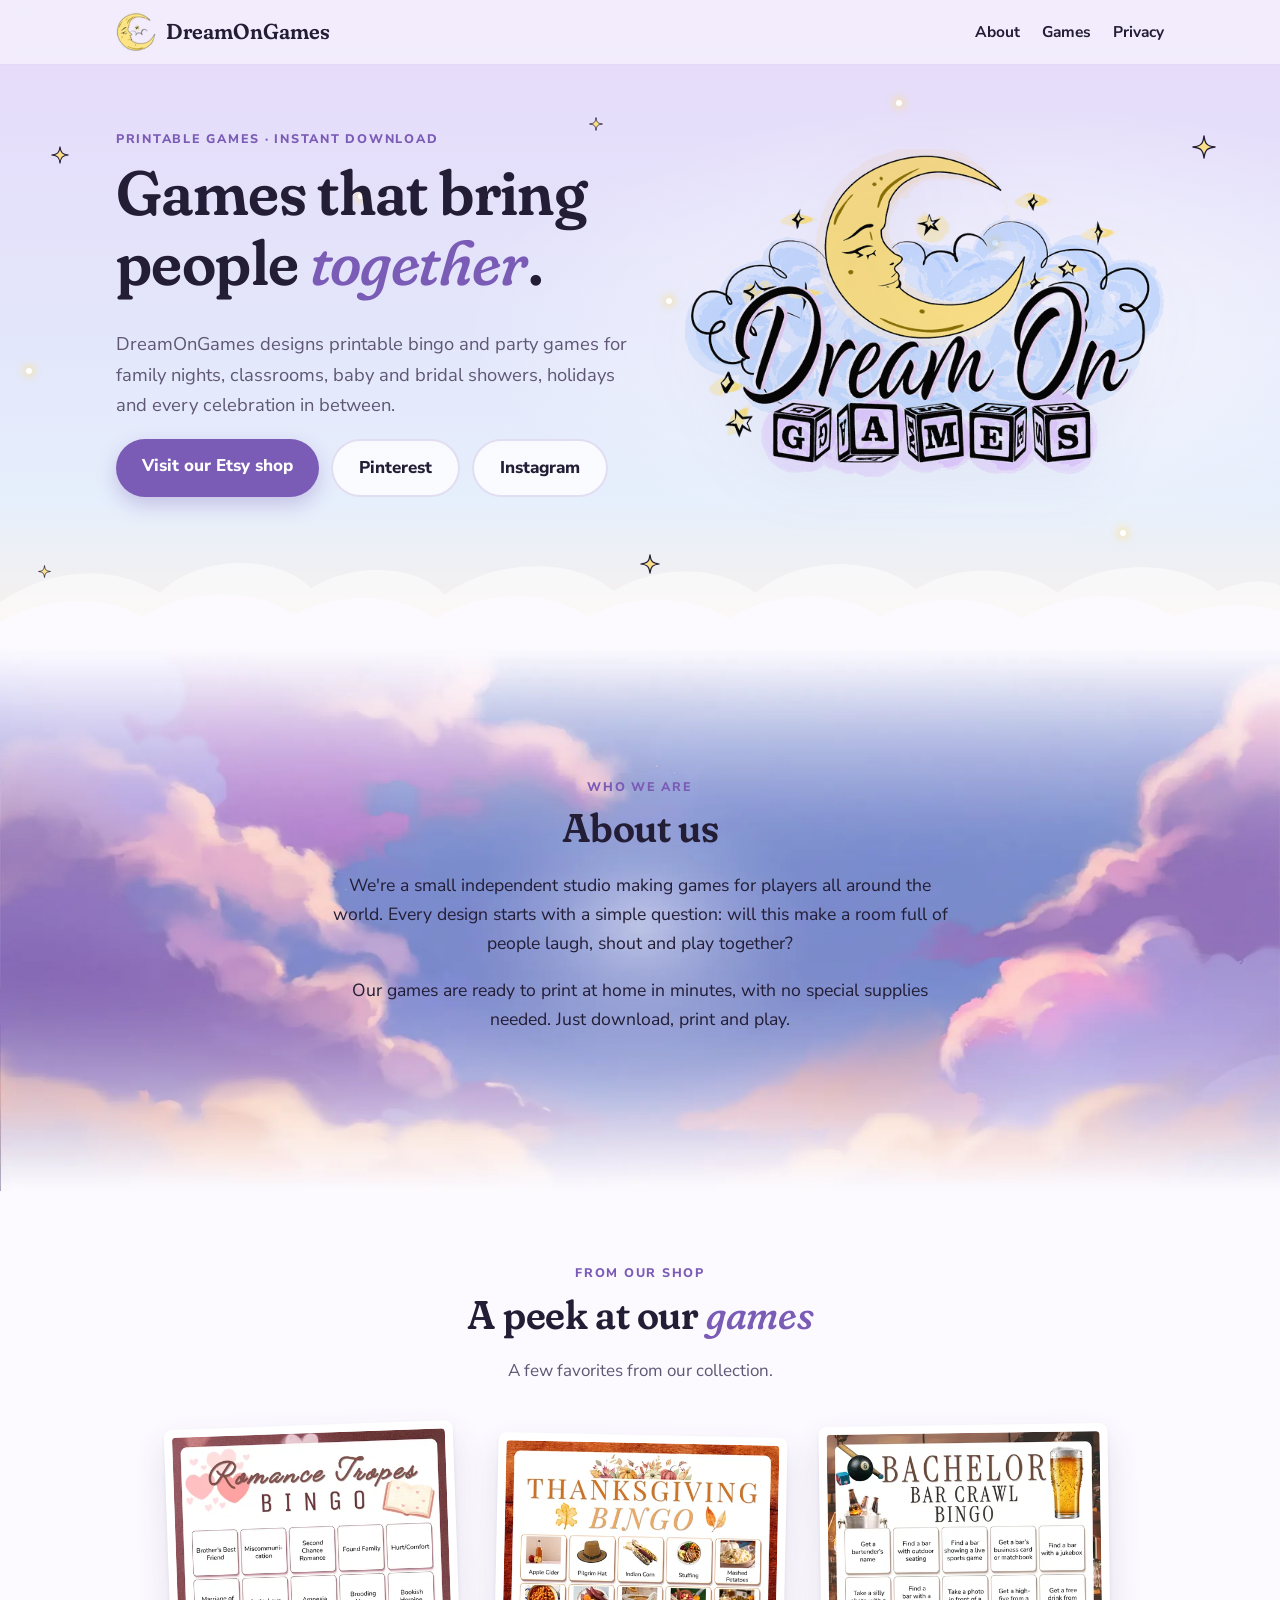
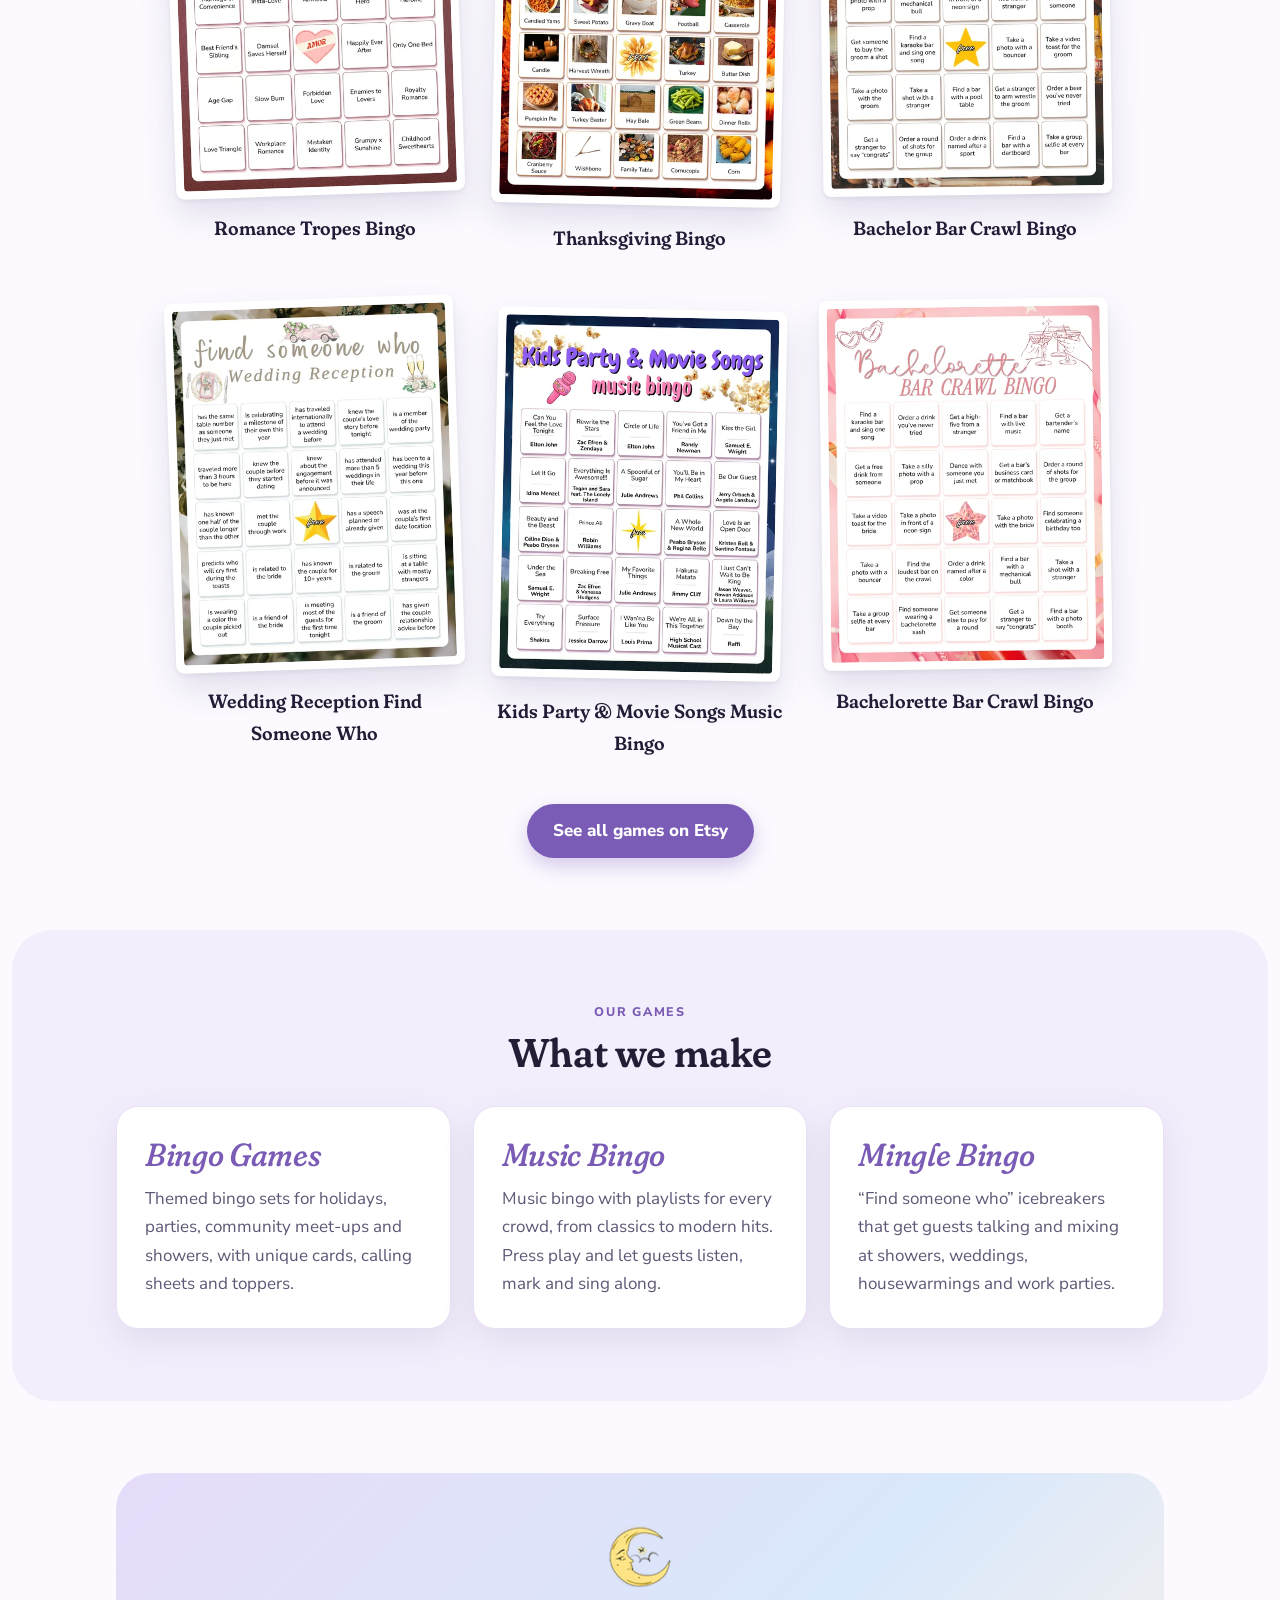
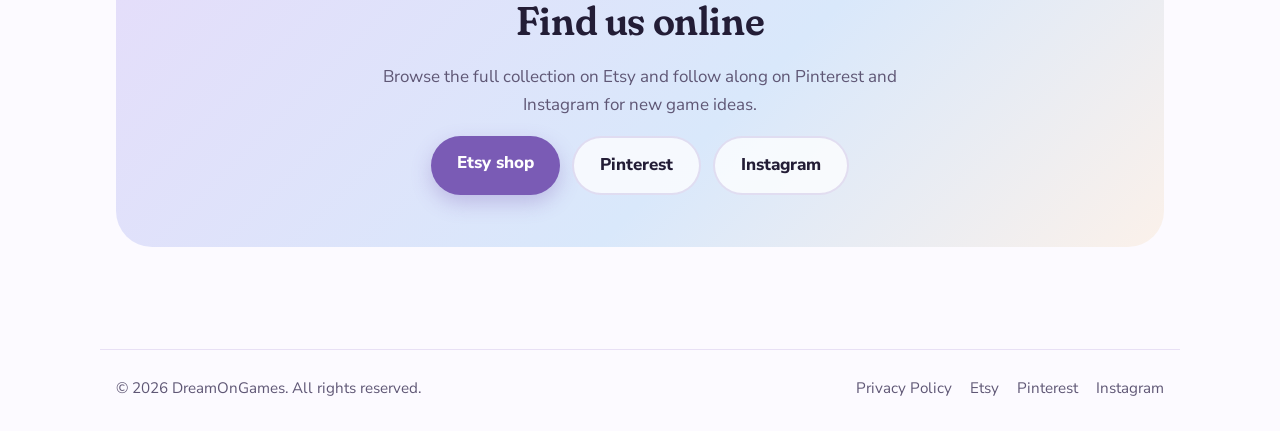
<file: index.html>
<!doctype html>
<html lang="en">
<head>
  <meta charset="utf-8">
  <meta name="viewport" content="width=device-width, initial-scale=1">
  <title>DreamOnGames — Printable Bingo & Party Games</title>
  <meta name="description" content="DreamOnGames creates printable bingo games and party games for family nights, classrooms, showers and celebrations.">
  <link rel="preload" href="assets/fonts/fraunces.woff2" as="font" type="font/woff2" crossorigin>
  <link rel="preload" href="assets/fonts/nunito-sans.woff2" as="font" type="font/woff2" crossorigin>
  <link rel="stylesheet" href="assets/style.css">
  <link rel="canonical" href="https://dreamon.games/">
  <meta property="og:url" content="https://dreamon.games/">
  <meta property="og:type" content="website">
  <link rel="icon" type="image/png" href="assets/favicon.png">
  <link rel="apple-touch-icon" href="assets/apple-touch-icon.png">
  <meta property="og:title" content="DreamOnGames">
  <meta property="og:description" content="Printable bingo and party games for family nights, classrooms, showers and celebrations.">
  <meta property="og:image" content="https://dreamon.games/assets/logo-large.png">
  <meta name="theme-color" content="#ebe4fb">
</head>
<body>
  <header class="site-header">
    <div class="container header-inner">
      <a class="brand" href="/">
        <img src="assets/favicon.png" alt="" class="brand-icon" width="40" height="40">
        <span class="brand-name">DreamOnGames</span>
      </a>
      <nav class="nav">
        <a href="#about">About</a>
        <a href="#games">Games</a>
        <a href="/privacy">Privacy</a>
      </nav>
    </div>
  </header>

  <main>
    <section class="hero">
      <!-- Dekoratif yıldızlar -->
      <div class="sky" aria-hidden="true">
        <svg class="spark s1" viewBox="0 0 24 24"><path d="M12 1 C13 9 15 11 23 12 C15 13 13 15 12 23 C11 15 9 13 1 12 C9 11 11 9 12 1Z"/></svg>
        <svg class="spark s2" viewBox="0 0 24 24"><path d="M12 1 C13 9 15 11 23 12 C15 13 13 15 12 23 C11 15 9 13 1 12 C9 11 11 9 12 1Z"/></svg>
        <svg class="spark s3" viewBox="0 0 24 24"><path d="M12 1 C13 9 15 11 23 12 C15 13 13 15 12 23 C11 15 9 13 1 12 C9 11 11 9 12 1Z"/></svg>
        <svg class="spark s4" viewBox="0 0 24 24"><path d="M12 1 C13 9 15 11 23 12 C15 13 13 15 12 23 C11 15 9 13 1 12 C9 11 11 9 12 1Z"/></svg>
        <svg class="spark s5" viewBox="0 0 24 24"><path d="M12 1 C13 9 15 11 23 12 C15 13 13 15 12 23 C11 15 9 13 1 12 C9 11 11 9 12 1Z"/></svg>
        <span class="dot d1"></span><span class="dot d2"></span><span class="dot d3"></span><span class="dot d4"></span><span class="dot d5"></span><span class="dot d6"></span>
      </div>

      <div class="container hero-inner">
        <div class="hero-text">
          <p class="eyebrow">Printable games · Instant download</p>
          <h1>Games that bring people <em>together</em>.</h1>
          <p class="lead">DreamOnGames designs printable bingo and party games for family nights, classrooms, baby and bridal showers, holidays and every celebration in between.</p>
          <div class="cta-row">
            <a class="btn btn-primary" href="https://www.etsy.com/shop/DreamOnGames" target="_blank" rel="noopener">Visit our Etsy shop</a>
            <a class="btn btn-ghost" href="https://www.pinterest.com/dreamongames1/" target="_blank" rel="noopener">Pinterest</a>
            <a class="btn btn-ghost" href="https://www.instagram.com/dream_on_games" target="_blank" rel="noopener">Instagram</a>
          </div>
        </div>
        <div class="hero-art">
          <img src="assets/logo-large.png" alt="DreamOnGames logo: a sleeping crescent moon above clouds, with toy blocks spelling GAMES" width="640" height="439">
        </div>
      </div>

      <!-- Hero'nun altındaki bulut kenarı -->
      <svg class="cloud-edge" viewBox="0 0 1440 120" preserveAspectRatio="none" aria-hidden="true">
        <path class="c-back" d="M0 70 C60 30 130 30 180 60 C220 20 310 15 350 55 C400 25 470 30 500 62 C560 20 650 22 690 58 C740 28 810 30 850 60 C900 18 990 20 1030 56 C1080 26 1150 30 1190 60 C1240 22 1330 24 1370 58 C1400 45 1425 45 1440 52 L1440 120 L0 120Z"/>
        <path class="c-front" d="M0 92 C50 62 120 62 160 86 C210 54 290 54 330 84 C380 58 450 60 490 88 C540 56 620 56 660 86 C710 60 780 62 820 88 C870 56 950 56 990 86 C1040 60 1110 62 1150 88 C1200 56 1280 56 1320 86 C1360 70 1410 70 1440 80 L1440 120 L0 120Z"/>
      </svg>
    </section>

    <section id="about" class="section about-section">
      <div class="container narrow center">
        <p class="eyebrow">Who we are</p>
        <h2>About us</h2>
        <p>We're a small independent studio making games for players all around the world. Every design starts with a simple question: will this make a room full of people laugh, shout and play together?</p>
        <p>Our games are ready to print at home in minutes, with no special supplies needed. Just download, print and play.</p>
      </div>
    </section>

    <section id="games" class="section games-section">
      <div class="container">
        <div class="center">
          <p class="eyebrow">From our shop</p>
          <h2>A peek at our <em>games</em></h2>
          <p class="muted section-intro">A few favorites from our collection.</p>
        </div>
        <!-- Kartlar assets/games-data.js listesinden rastgele seçilip buraya eklenir -->
        <div class="games" id="games-grid">
          <noscript><p class="center muted">See our games on <a href="https://www.etsy.com/shop/DreamOnGames">Etsy</a>.</p></noscript>
        </div>
        <div class="center-row cta-row games-more">
          <a class="btn btn-primary" href="https://www.etsy.com/shop/DreamOnGames" target="_blank" rel="noopener">See all games on Etsy</a>
        </div>
      </div>
    </section>

    <section id="what-we-make" class="section section-alt">
      <div class="container">
        <div class="center">
          <p class="eyebrow">Our games</p>
          <h2>What we make</h2>
        </div>
        <div class="cards">
          <article class="card card-lavender">
            <h3>Bingo Games</h3>
            <p>Themed bingo sets for holidays, parties, community meet-ups and showers, with unique cards, calling sheets and toppers.</p>
          </article>
          <article class="card card-sky">
            <h3>Music Bingo</h3>
            <p>Music bingo with playlists for every crowd, from classics to modern hits. Press play and let guests listen, mark and sing along.</p>
          </article>
          <article class="card card-butter">
            <h3>Mingle Bingo</h3>
            <p>&ldquo;Find someone who&rdquo; icebreakers that get guests talking and mixing at showers, weddings, housewarmings and work parties.</p>
          </article>
        </div>
      </div>
    </section>

    <section class="section">
      <div class="container">
        <div class="cta-panel">
          <img src="assets/favicon.png" alt="" class="cta-moon" width="64" height="64">
          <h2>Find us online</h2>
          <p>Browse the full collection on Etsy and follow along on Pinterest and Instagram for new game ideas.</p>
          <div class="cta-row center-row">
            <a class="btn btn-primary" href="https://www.etsy.com/shop/DreamOnGames" target="_blank" rel="noopener">Etsy shop</a>
            <a class="btn btn-ghost" href="https://www.pinterest.com/dreamongames1/" target="_blank" rel="noopener">Pinterest</a>
            <a class="btn btn-ghost" href="https://www.instagram.com/dream_on_games" target="_blank" rel="noopener">Instagram</a>
          </div>
        </div>
      </div>
    </section>
  </main>

  <footer class="site-footer">
    <div class="container footer-inner">
      <p>© 2026 DreamOnGames. All rights reserved.</p>
      <nav class="footer-nav">
        <a href="/privacy">Privacy Policy</a>
        <a href="https://www.etsy.com/shop/DreamOnGames" target="_blank" rel="noopener">Etsy</a>
        <a href="https://www.pinterest.com/dreamongames1/" target="_blank" rel="noopener">Pinterest</a>
        <a href="https://www.instagram.com/dream_on_games" target="_blank" rel="noopener">Instagram</a>
      </nav>
    </div>
  </footer>
  <script src="assets/games-data.js"></script>
  <script src="assets/gallery.js"></script>
</body>
</html>
</file>
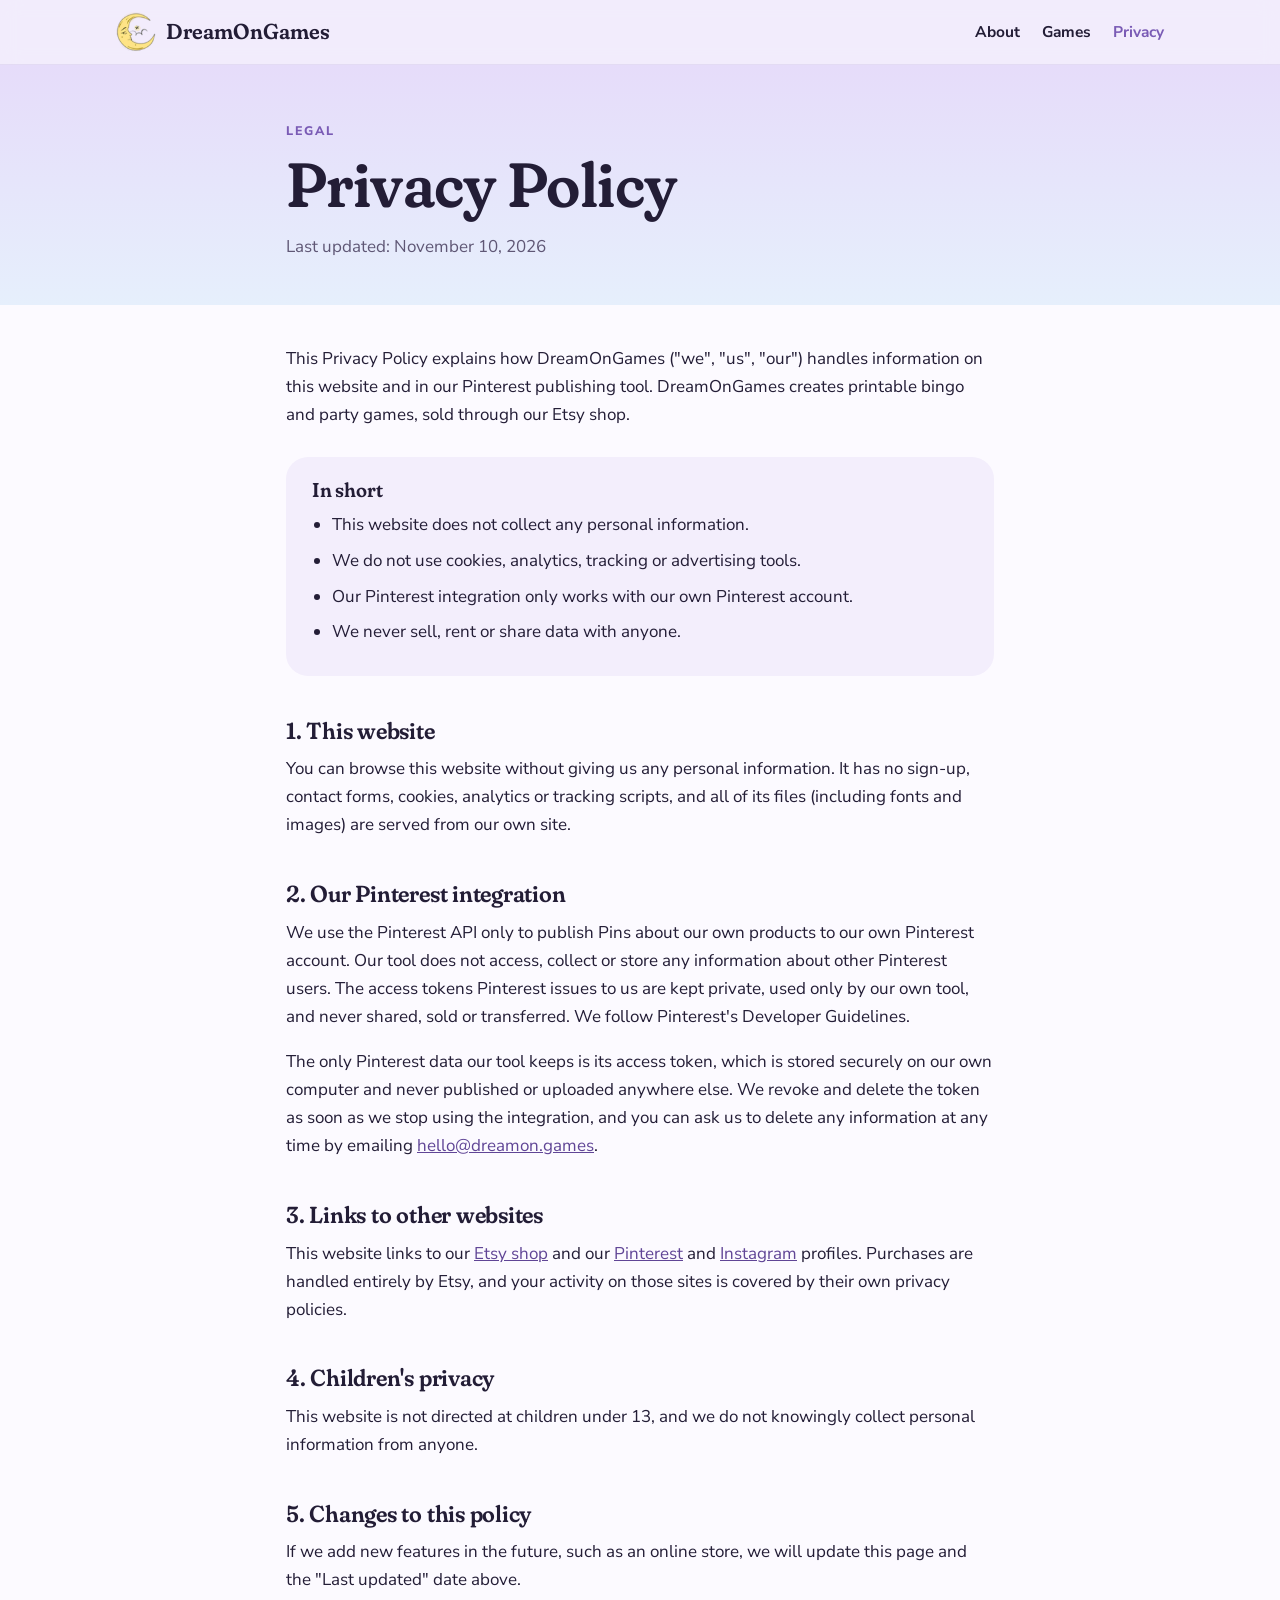
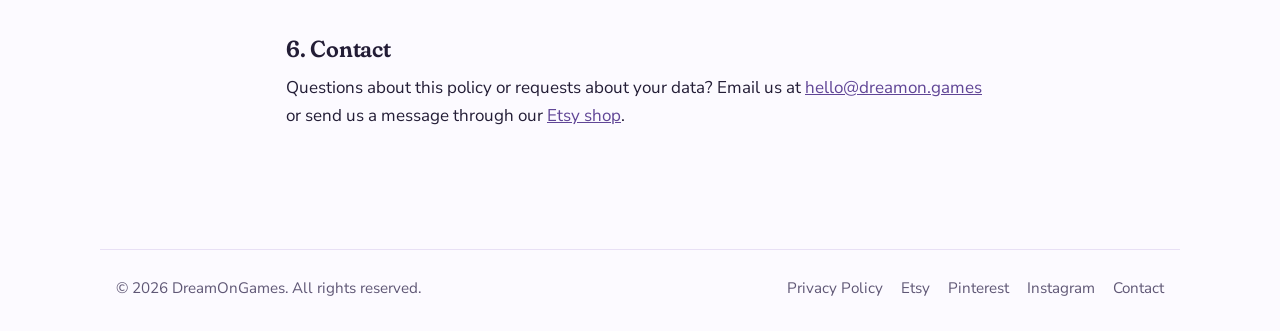
<file: privacy.html>
<!doctype html>
<html lang="en">
<head>
  <meta charset="utf-8">
  <meta name="viewport" content="width=device-width, initial-scale=1">
  <title>Privacy Policy — DreamOnGames</title>
  <meta name="description" content="Privacy Policy for the DreamOnGames website and our Pinterest integration.">
  <link rel="preload" href="assets/fonts/fraunces.woff2" as="font" type="font/woff2" crossorigin>
  <link rel="preload" href="assets/fonts/nunito-sans.woff2" as="font" type="font/woff2" crossorigin>
  <link rel="stylesheet" href="assets/style.css">
  <link rel="canonical" href="https://dreamon.games/privacy">
  <link rel="icon" type="image/png" href="assets/favicon.png">
  <link rel="apple-touch-icon" href="assets/apple-touch-icon.png">
  <meta name="theme-color" content="#ebe4fb">
</head>
<body>
  <header class="site-header">
    <div class="container header-inner">
      <a class="brand" href="/">
        <img src="assets/favicon.png" alt="" class="brand-icon" width="40" height="40">
        <span class="brand-name">DreamOnGames</span>
      </a>
      <nav class="nav">
        <a href="/#about">About</a>
        <a href="/#games">Games</a>
        <a href="/privacy" aria-current="page">Privacy</a>
      </nav>
    </div>
  </header>

  <main>
    <section class="page-head">
      <div class="container narrow">
        <p class="eyebrow">Legal</p>
        <h1>Privacy Policy</h1>
        <p class="muted">Last updated: November 10, 2026</p>
      </div>
    </section>

    <section class="section section-tight">
      <article class="container narrow policy">
        <p>This Privacy Policy explains how DreamOnGames ("we", "us", "our") handles information on this website and in our Pinterest publishing tool. DreamOnGames creates printable bingo and party games, sold through our Etsy shop.</p>

        <div class="policy-summary">
          <h2>In short</h2>
          <ul>
            <li>This website does not collect any personal information.</li>
            <li>We do not use cookies, analytics, tracking or advertising tools.</li>
            <li>Our Pinterest integration only works with our own Pinterest account.</li>
            <li>We never sell, rent or share data with anyone.</li>
          </ul>
        </div>

        <h2>1. This website</h2>
        <p>You can browse this website without giving us any personal information. It has no sign-up, contact forms, cookies, analytics or tracking scripts, and all of its files (including fonts and images) are served from our own site.</p>

        <h2>2. Our Pinterest integration</h2>
        <p>We use the Pinterest API only to publish Pins about our own products to our own Pinterest account. Our tool does not access, collect or store any information about other Pinterest users. The access tokens Pinterest issues to us are kept private, used only by our own tool, and never shared, sold or transferred. We follow Pinterest's Developer Guidelines.</p>
        <p>The only Pinterest data our tool keeps is its access token, which is stored securely on our own computer and never published or uploaded anywhere else. We revoke and delete the token as soon as we stop using the integration, and you can ask us to delete any information at any time by emailing <a href="mailto:hello@dreamon.games">hello@dreamon.games</a>.</p>

        <h2>3. Links to other websites</h2>
        <p>This website links to our <a href="https://www.etsy.com/shop/DreamOnGames" target="_blank" rel="noopener">Etsy shop</a> and our <a href="https://www.pinterest.com/dreamongames1/" target="_blank" rel="noopener">Pinterest</a> and <a href="https://www.instagram.com/dream_on_games" target="_blank" rel="noopener">Instagram</a> profiles. Purchases are handled entirely by Etsy, and your activity on those sites is covered by their own privacy policies.</p>

        <h2>4. Children's privacy</h2>
        <p>This website is not directed at children under 13, and we do not knowingly collect personal information from anyone.</p>

        <h2>5. Changes to this policy</h2>
        <p>If we add new features in the future, such as an online store, we will update this page and the "Last updated" date above.</p>

        <h2>6. Contact</h2>
        <p>Questions about this policy or requests about your data? Email us at <a href="mailto:hello@dreamon.games">hello@dreamon.games</a> or send us a message through our <a href="https://www.etsy.com/shop/DreamOnGames" target="_blank" rel="noopener">Etsy shop</a>.</p>
      </article>
    </section>
  </main>

  <footer class="site-footer">
    <div class="container footer-inner">
      <p>© 2026 DreamOnGames. All rights reserved.</p>
      <nav class="footer-nav">
        <a href="/privacy">Privacy Policy</a>
        <a href="https://www.etsy.com/shop/DreamOnGames" target="_blank" rel="noopener">Etsy</a>
        <a href="https://www.pinterest.com/dreamongames1/" target="_blank" rel="noopener">Pinterest</a>
        <a href="https://www.instagram.com/dream_on_games" target="_blank" rel="noopener">Instagram</a>
        <a href="mailto:hello@dreamon.games">Contact</a>
      </nav>
    </div>
  </footer>
</body>
</html>
</file>
<file: assets/style.css>
/* DreamOnGames — site styles */

/* ---------- Fonts (kendi sunucumuzdan, Google'a bağlantı yok) ---------- */
@font-face {
  font-family: "Fraunces";
  src: url("fonts/fraunces.woff2") format("woff2");
  font-weight: 400 700; font-style: normal; font-display: swap;
}
@font-face {
  font-family: "Fraunces";
  src: url("fonts/fraunces-italic.woff2") format("woff2");
  font-weight: 400 700; font-style: italic; font-display: swap;
}
@font-face {
  font-family: "Nunito Sans";
  src: url("fonts/nunito-sans.woff2") format("woff2");
  font-weight: 200 1000; font-style: normal; font-display: swap;
}

/* ---------- Renkler ve temel değerler ---------- */
:root {
  --bg: #fcfaff;
  --bg-alt: #f3eefc;
  --surface: #ffffff;
  --text: #231d36;
  --muted: #5f5775;
  --primary: #7a5bb5;
  --primary-dark: #604596;
  --lavender: #e6dcfa;
  --sky: #d9e8fb;
  --butter: #fdeeb4;
  --star: #fbe08a;
  --border: #e8e0f5;
  --radius: 22px;
  --shadow: 0 12px 34px rgba(74, 56, 120, 0.10);
  --font-head: "Fraunces", Georgia, "Times New Roman", serif;
  --font-body: "Nunito Sans", system-ui, -apple-system, "Segoe UI", sans-serif;
}

* { box-sizing: border-box; }
html { scroll-behavior: smooth; }
body {
  margin: 0;
  background: var(--bg);
  color: var(--text);
  font-family: var(--font-body);
  font-size: 17px;
  line-height: 1.65;
  -webkit-font-smoothing: antialiased;
}
img { max-width: 100%; height: auto; }
a { color: var(--primary-dark); }
h1, h2, h3 { font-family: var(--font-head); font-weight: 600; line-height: 1.12; margin: 0 0 0.5em; letter-spacing: -0.01em; }
h1 { font-size: clamp(2.4rem, 5.4vw, 3.9rem); }
h2 { font-size: clamp(1.8rem, 3.6vw, 2.5rem); }
h3 { font-size: 1.4rem; }
h1 em, h2 em { font-style: italic; font-weight: 500; color: var(--primary); }
p { margin: 0 0 1em; }

.container { width: 100%; max-width: 1080px; margin: 0 auto; padding: 0 16px; }
.narrow { max-width: 740px; }
.center { text-align: center; }
.muted { color: var(--muted); }
.eyebrow {
  text-transform: uppercase; letter-spacing: 0.14em; font-size: 0.78rem; font-weight: 800;
  color: var(--primary); margin-bottom: 0.7em;
}

/* ---------- Üst menü ---------- */
.site-header {
  position: sticky; top: 0; z-index: 20;
  background: rgba(240, 234, 252, 0.82);
  backdrop-filter: blur(10px); -webkit-backdrop-filter: blur(10px);
  border-bottom: 1px solid rgba(122, 91, 181, 0.12);
}
.header-inner { display: flex; align-items: center; justify-content: space-between; gap: 16px; padding-top: 12px; padding-bottom: 12px; }
.brand { display: flex; align-items: center; gap: 10px; text-decoration: none; color: var(--text); }
.brand-icon { width: 40px; height: 40px; display: block; }
.brand-name { font-family: var(--font-head); font-weight: 600; font-size: 1.35rem; }
.nav { display: flex; gap: 22px; }
.nav a { color: var(--text); text-decoration: none; font-weight: 700; font-size: 0.97rem; }
.nav a:hover, .nav a[aria-current="page"] { color: var(--primary); }

/* ---------- Butonlar ---------- */
.cta-row { display: flex; flex-wrap: wrap; gap: 12px; margin-top: 10px; }
.center-row { justify-content: center; }
.btn {
  display: inline-block; padding: 13px 26px; border-radius: 999px;
  font-weight: 800; text-decoration: none; transition: transform .15s ease, background .15s ease, box-shadow .15s ease;
}
.btn:hover { transform: translateY(-2px); }
.btn-primary { background: var(--primary); color: #fff; box-shadow: 0 8px 20px rgba(122, 91, 181, 0.30); }
.btn-primary:hover { background: var(--primary-dark); }
.btn-ghost { background: rgba(255, 255, 255, 0.75); color: var(--text); border: 2px solid rgba(122, 91, 181, 0.18); }
.btn-ghost:hover { background: #fff; }

/* ---------- Hero: pastel gece gökyüzü ---------- */
.hero {
  position: relative; overflow: hidden; isolation: isolate;
  padding: 64px 0 150px;
  background:
    radial-gradient(ellipse 60% 55% at 78% 45%, rgba(255, 255, 255, 0.65), transparent 70%),
    linear-gradient(180deg, #e6dcfa 0%, #e3e6fb 45%, #e6effc 75%, #fbf1ea 100%);
}
.hero-inner { position: relative; z-index: 2; display: grid; grid-template-columns: 1.05fr 0.95fr; gap: 40px; align-items: center; }
.lead { font-size: 1.15rem; color: var(--muted); max-width: 33em; }
.hero-art { justify-self: center; }
.hero-art img { display: block; width: 100%; max-width: 520px; height: auto; filter: drop-shadow(0 18px 30px rgba(74, 56, 120, 0.12)); }

/* yıldızlar (logodaki dört köşeli yıldızlar gibi) */
.sky { position: absolute; inset: 0; z-index: 1; pointer-events: none; }
.spark { position: absolute; width: 22px; height: 22px; fill: var(--star); stroke: var(--text); stroke-width: 1.4; stroke-linejoin: round; animation: twinkle 4s ease-in-out infinite; }
.s1 { top: 14%; left: 4%; width: 18px; height: 18px; animation-delay: 0s; }
.s2 { top: 9%; left: 46%; width: 14px; height: 14px; animation-delay: 1.2s; }
.s3 { top: 84%; left: 50%; width: 20px; height: 20px; animation-delay: 2.1s; }
.s4 { top: 12%; right: 5%; width: 24px; height: 24px; animation-delay: 0.6s; }
.s5 { top: 86%; left: 3%; width: 13px; height: 13px; animation-delay: 2.8s; }
.dot { position: absolute; width: 6px; height: 6px; border-radius: 50%; background: #fff; box-shadow: 0 0 8px 2px rgba(251, 224, 138, 0.9); animation: twinkle 3.2s ease-in-out infinite; }
.d1 { top: 22%; left: 28%; animation-delay: .4s; }
.d2 { top: 40%; left: 52%; animation-delay: 1.5s; }
.d3 { top: 30%; right: 22%; animation-delay: 2.4s; }
.d4 { top: 80%; right: 12%; animation-delay: .9s; }
.d5 { top: 52%; left: 2%; animation-delay: 1.9s; }
.d6 { top: 6%; left: 70%; animation-delay: 2.9s; }
@keyframes twinkle {
  0%, 100% { opacity: 1; transform: scale(1); }
  50% { opacity: 0.45; transform: scale(0.8); }
}

/* bulut kenarı */
.cloud-edge { position: absolute; left: 0; right: 0; bottom: -1px; width: 100%; height: 110px; z-index: 1; display: block; }
.c-back { fill: #ffffff; opacity: 0.55; }
.c-front { fill: var(--bg); }

/* ---------- Bölümler ---------- */
.section { padding: 72px 0; }
.section-tight { padding-top: 40px; }
.section-alt { background: var(--bg-alt); border-radius: 40px; margin: 0 12px; }
#about p:not(.eyebrow) { font-size: 1.1rem; }

.cards { display: grid; grid-template-columns: repeat(3, 1fr); gap: 22px; margin-top: 30px; }
.card {
  background: var(--surface); border-radius: var(--radius); padding: 30px 28px; box-shadow: var(--shadow);
  border: 1px solid var(--border); transition: transform .2s ease;
}
.card:hover { transform: translateY(-4px); }
.card p { color: var(--muted); margin: 0; }
.card h3 {
  font-style: italic; font-weight: 500; color: var(--primary);
  font-size: clamp(1.7rem, 2.6vw, 2rem); margin-bottom: 0.4em;
}

.cta-panel {
  text-align: center; padding: 52px 24px; border-radius: 36px;
  background: linear-gradient(135deg, var(--lavender) 0%, var(--sky) 60%, #fbf1ea 100%);
}
.cta-panel p { color: var(--muted); max-width: 32em; margin-left: auto; margin-right: auto; }
.cta-moon { width: 64px; height: 64px; display: block; margin: 0 auto 10px; }


/* ---------- Hakkımızda: pastel gökyüzü ve bulutlar ---------- */
.about-section {
  padding: 130px 0 140px;
  background: var(--bg) url("about-sky.webp") center / 100% 100% no-repeat;
}
.about-section .narrow { max-width: 660px; }

/* ---------- Oyun galerisi ---------- */
.section-intro { max-width: 34em; margin: 0 auto; }
.games {
  display: grid; grid-template-columns: repeat(3, 1fr); gap: 44px 36px;
  margin: 40px auto 0; max-width: 940px;
}
.game { display: block; text-decoration: none; color: var(--text); text-align: center; }
.game-paper {
  display: block; background: #fff; padding: 8px; border-radius: 8px;
  box-shadow: 0 2px 4px rgba(35, 29, 54, 0.06), 0 16px 32px rgba(74, 56, 120, 0.14);
  transition: transform .25s ease, box-shadow .25s ease;
}
.game-paper img { display: block; width: 100%; height: auto; border-radius: 4px; }
.game:nth-child(3n+1) .game-paper { transform: rotate(-2deg); }
.game:nth-child(3n+2) .game-paper { transform: rotate(1.2deg) translateY(10px); }
.game:nth-child(3n+3) .game-paper { transform: rotate(-0.8deg); }
.game:hover .game-paper, .game:focus-visible .game-paper {
  transform: rotate(0) translateY(-6px);
  box-shadow: 0 2px 4px rgba(35, 29, 54, 0.06), 0 24px 44px rgba(74, 56, 120, 0.22);
}
.game-title { display: block; font-family: var(--font-head); font-weight: 600; font-size: 1.2rem; margin-top: 18px; }
.game:nth-child(3n+2) .game-title { margin-top: 28px; }
.game-tag { display: block; color: var(--muted); font-size: 0.92rem; }
.games-more { margin-top: 44px; }

/* ---------- Gizlilik sayfası ---------- */
.page-head {
  padding: 56px 0 44px;
  background: linear-gradient(180deg, #e6dcfa 0%, #e6effc 100%);
}
.page-head h1 { margin-bottom: 0.2em; }
.page-head .muted { margin: 0; }
.policy h2 { font-size: 1.45rem; margin-top: 1.8em; }
.policy ul { padding-left: 1.2em; margin: 0 0 1em; }
.policy li { margin-bottom: 0.45em; }
.policy-summary {
  background: var(--bg-alt); border-radius: var(--radius); padding: 22px 26px; margin: 28px 0 8px;
}
.policy-summary h2 { margin-top: 0; font-size: 1.25rem; }
.policy-summary ul { margin-bottom: 0; }

/* ---------- Alt bilgi ---------- */
.site-footer { padding: 30px 0; font-size: 0.95rem; color: var(--muted); }
.footer-inner { display: flex; flex-wrap: wrap; justify-content: space-between; align-items: center; gap: 12px; border-top: 1px solid var(--border); padding-top: 26px; }
.footer-inner p { margin: 0; }
.footer-nav { display: flex; gap: 18px; }
.footer-nav a { color: var(--muted); text-decoration: none; }
.footer-nav a:hover { color: var(--primary); }

/* ---------- Mobil ---------- */
@media (max-width: 820px) {
  .hero { padding: 36px 0 120px; }
  .hero-inner { grid-template-columns: 1fr; gap: 20px; }
  .hero-art { order: -1; }
  .hero-art img { max-width: 330px; }
  .cards { grid-template-columns: 1fr; }
  .games { grid-template-columns: repeat(2, 1fr); gap: 32px 20px; }
  .game:nth-child(n) .game-paper { transform: rotate(0); }
  .game:nth-child(odd) .game-paper { transform: rotate(-1.2deg); }
  .game:nth-child(even) .game-paper { transform: rotate(1deg); }
  .game:nth-child(n) .game-title { margin-top: 14px; font-size: 1.05rem; }
  .about-section { padding: 90px 0 100px; background-size: 260% 100%; }
  .section-alt { margin: 0 8px; border-radius: 28px; }
}
@media (max-width: 520px) {
  .nav { gap: 14px; }
  .nav a[href="#games"], .nav a[href="index.html#games"] { display: none; }
  .brand-name { font-size: 1.15rem; }
  .s1, .s3, .s5, .d2, .d5 { display: none; }
  .cta-row .btn { text-align: center; padding-left: 16px; padding-right: 16px; }
  .cta-row .btn-primary { flex-basis: 100%; }
  .cta-row .btn-ghost { flex: 1; }
}

/* Hareket istemeyen kullanıcılar için animasyonları kapat */
@media (prefers-reduced-motion: reduce) {
  .spark, .dot { animation: none; }
  .btn, .card, .game-paper { transition: none; }
}
</file>
